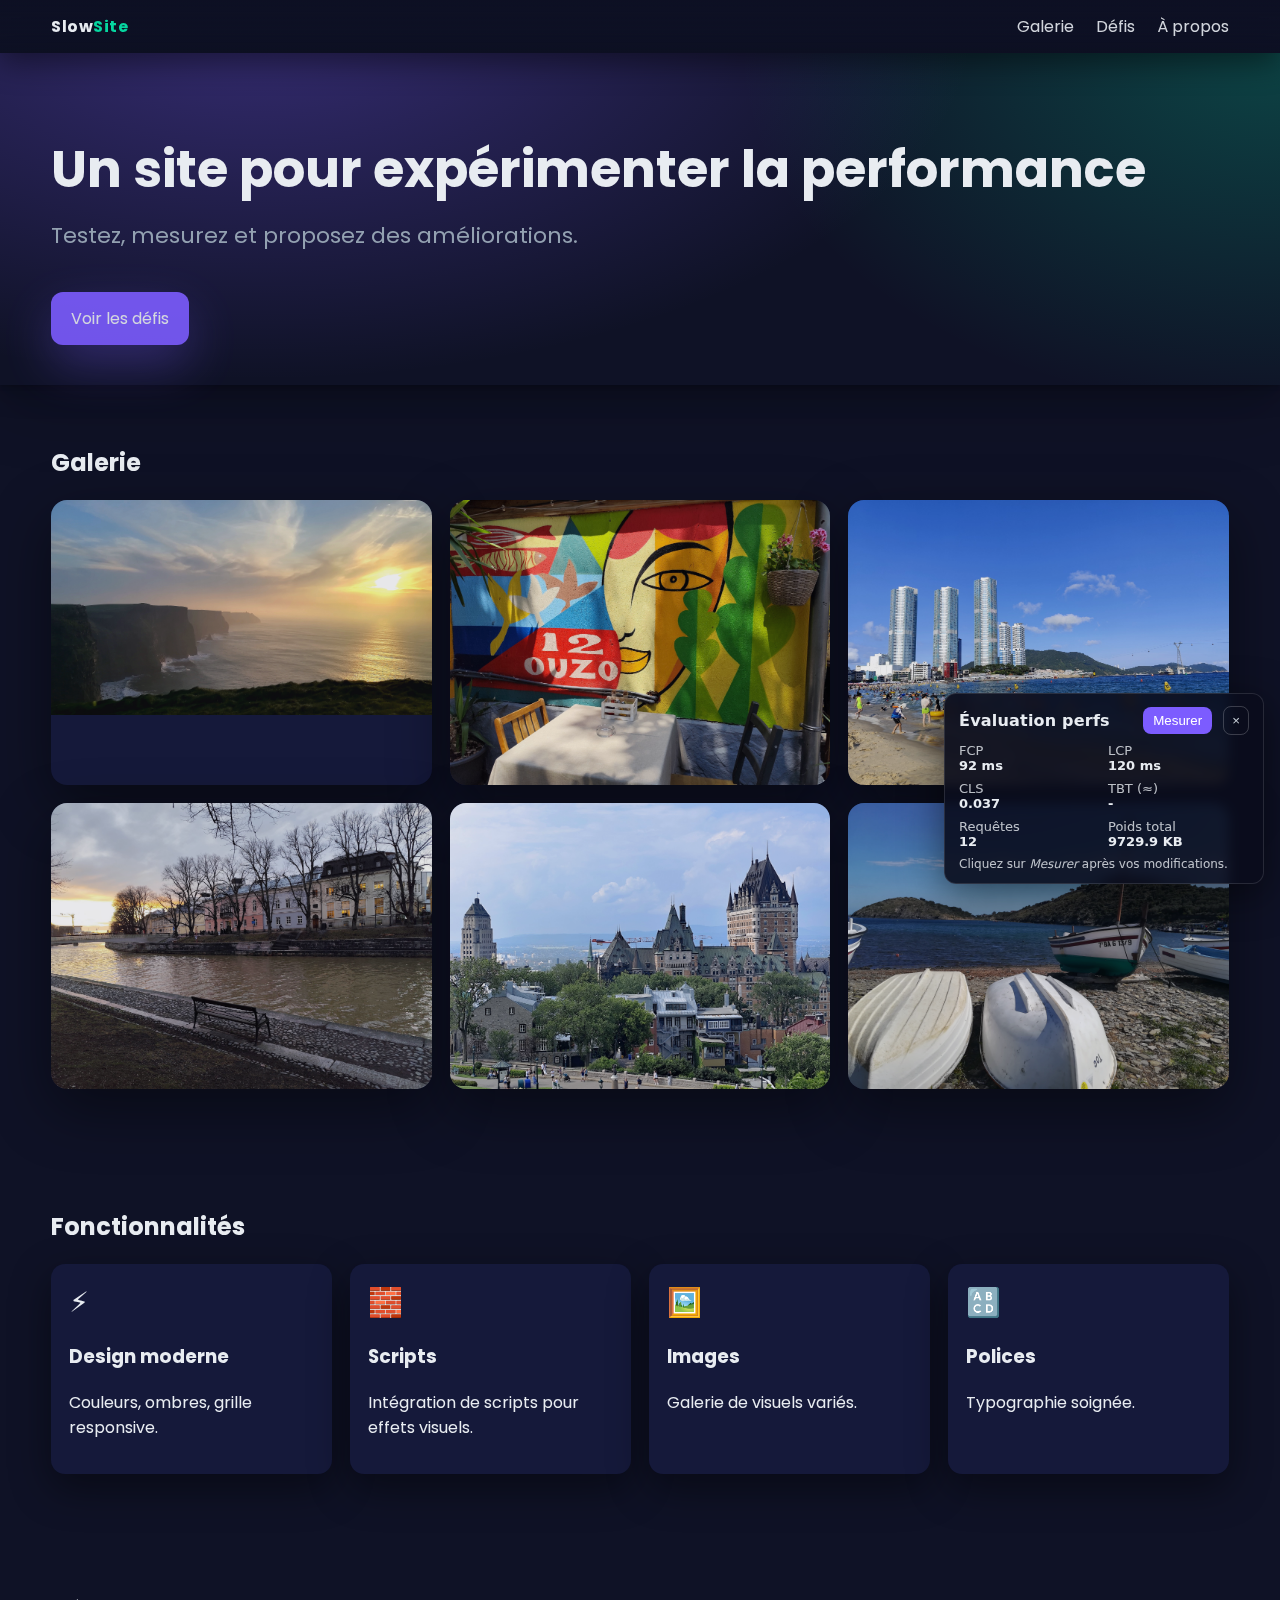
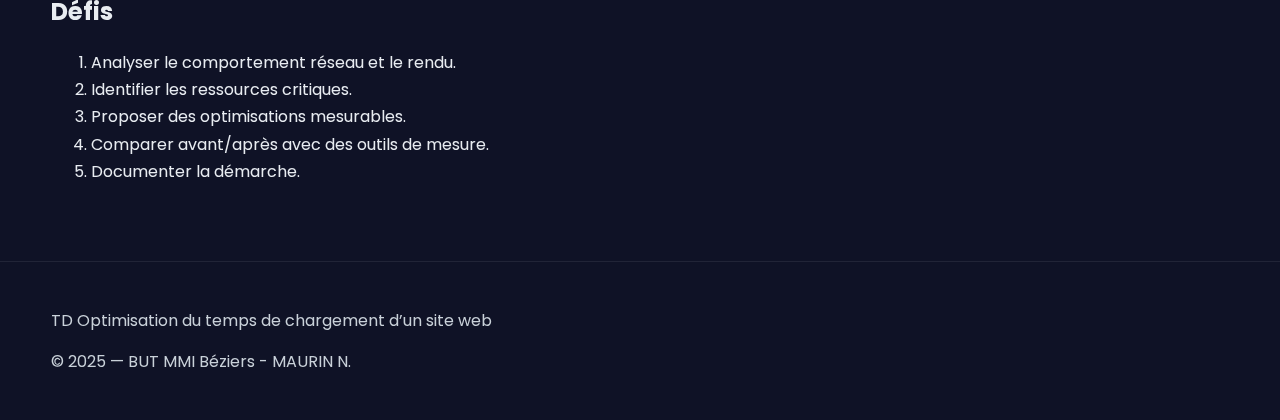
<file: index.html>
<!DOCTYPE html>
<html lang="fr">
  <head>
    <meta charset="utf-8" />
    <meta name="viewport" content="width=device-width, initial-scale=1" />
    <title>Site vitrine - Optimisé</title>
    <link rel="stylesheet" href="css/styles.css" />
    <script src="js/script.js" defer></script> 
    </head>
  <body>
    <div class="topbar">
      <div class="container nav">
        <div class="logo">Slow<span>Site</span></div>
        <div class="menu">
          <a href="#galerie">Galerie</a>
          <a href="#defis">Défis</a>
          <a href="#apropos">À propos</a>
        </div>
      </div>
    </div>

    <div class="hero">
      <div class="container hero-inner">
        <div class="hero-text">
          <h1>Un site pour expérimenter la performance</h1>
          <p>Testez, mesurez et proposez des améliorations.</p>
          <a class="cta" href="#defis">Voir les défis</a>
        </div>
      </div>
    </div>

    <div id="galerie" class="section gallery">
      <div class="container">
        <h2>Galerie</h2>
        <div class="grid">
          <div class="card">
            <a href="img1.html">
              <img src="img/img1.jpg" alt="Image 1" loading="lazy" decoding="async" width="600" height="400" />
            </a>
          </div>
          <div class="card">
            <a href="img2.html">
              <img src="img/img2.jpg" alt="Image 2" loading="lazy" decoding="async" width="600" height="400" />
            </a>
          </div>
          <div class="card">
            <a href="img3.html">
              <img src="img/img3.jpg" alt="Image 3" loading="lazy" decoding="async" width="600" height="400" />
            </a>
          </div>
          <div class="card">
            <a href="img4.html">
              <img src="img/img4.jpg" alt="Image 4" loading="lazy" decoding="async" width="600" height="400" />
            </a>
          </div>
          <div class="card">
            <a href="img5.html">
              <img src="img/img5.jpg" alt="Image 5" loading="lazy" decoding="async" width="600" height="400" />
            </a>
          </div>
          <div class="card">
            <a href="img6.html">
              <img src="img/img6.jpg" alt="Image 6" loading="lazy" decoding="async" width="600" height="400" />
            </a>
          </div>
        </div>
      </div>
    </div>

    <div id="apropos" class="section features">
      <div class="container">
        <h2>Fonctionnalités</h2>
        <div class="features-grid">
          <div class="feature">
            <div class="icon">⚡</div>
            <h3>Design moderne</h3>
            <p>Couleurs, ombres, grille responsive.</p>
          </div>
          <div class="feature">
            <div class="icon">🧱</div>
            <h3>Scripts</h3>
            <p>Intégration de scripts pour effets visuels.</p>
          </div>
          <div class="feature">
            <div class="icon">🖼️</div>
            <h3>Images</h3>
            <p>Galerie de visuels variés.</p>
          </div>
          <div class="feature">
            <div class="icon">🔠</div>
            <h3>Polices</h3>
            <p>Typographie soignée.</p>
          </div>
        </div>
      </div>
    </div>

    <div id="defis" class="section challenges">
      <div class="container">
        <h2>Défis</h2>
        <ol>
          <li>Analyser le comportement réseau et le rendu.</li>
          <li>Identifier les ressources critiques.</li>
          <li>Proposer des optimisations mesurables.</li>
          <li>Comparer avant/après avec des outils de mesure.</li>
          <li>Documenter la démarche.</li>
        </ol>
      </div>
    </div>

    <div class="footer">
      <div class="container">
        <p>TD Optimisation du temps de chargement d’un site web</p>
        <p>© 2025 — BUT MMI Béziers - MAURIN N.</p>
      </div>
    </div>
    <script src="js/metrics.js" defer></script>
  </body>
</html>
</file>
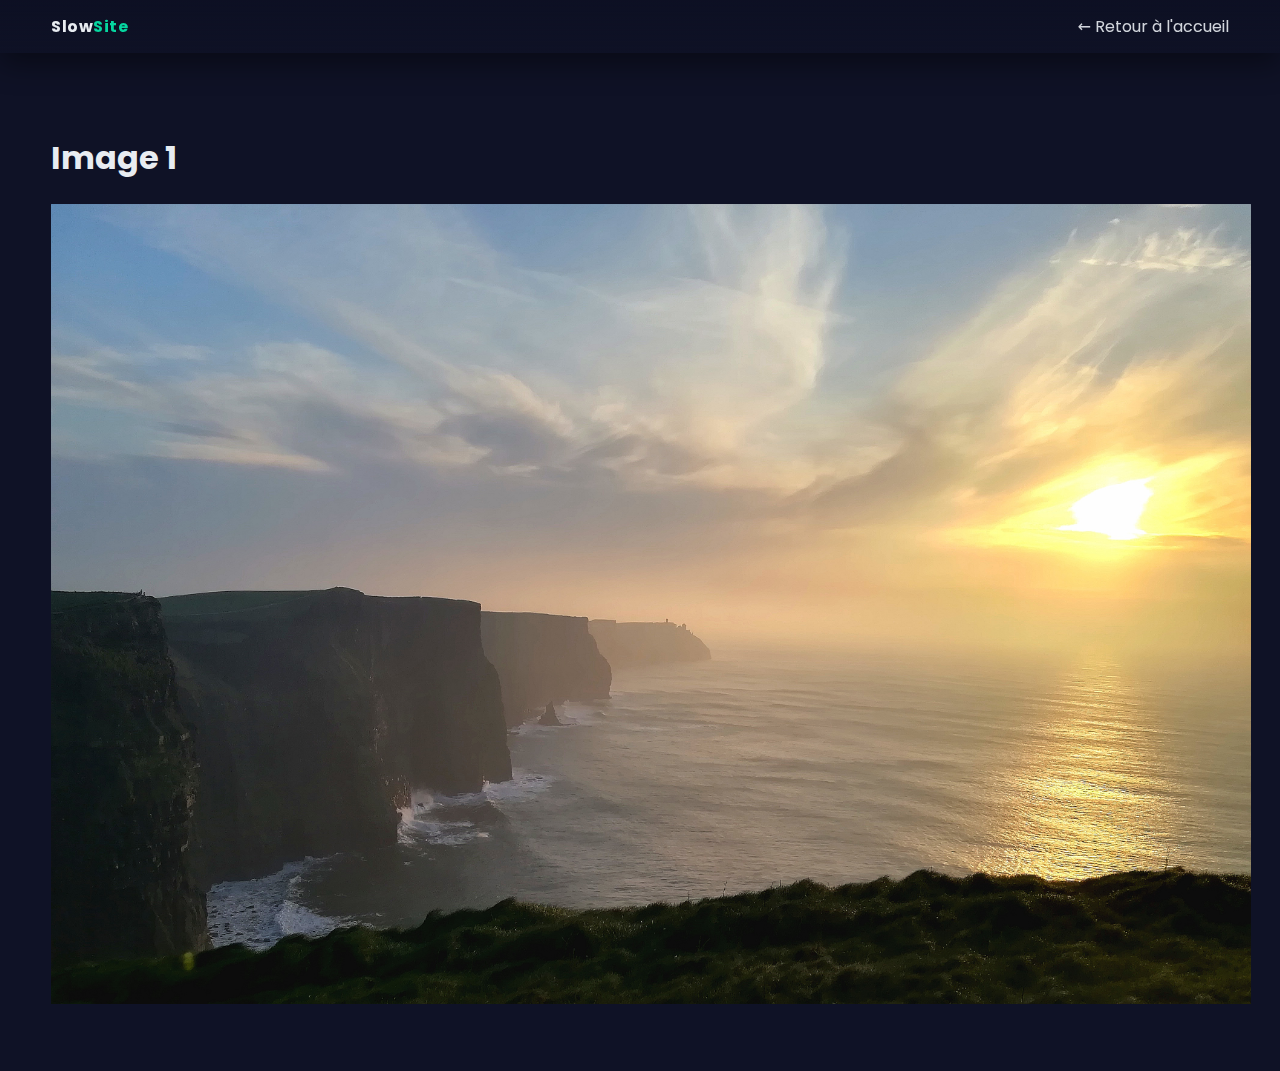
<file: img1.html>
<!DOCTYPE html>
<html lang="fr">
<head>
  <meta charset="utf-8" />
  <meta name="viewport" content="width=device-width, initial-scale=1" />
  <title>Image 1</title>
  <link rel="stylesheet" href="css/styles.css">
  <script src="js/script.js" defer></script>
</head>
<body>
  <div class="topbar"><div class="container nav"><div class="logo">Slow<span>Site</span></div><div class="menu"><a href="index.html">← Retour à l'accueil</a></div></div></div>
  <div class="section image-page"><div class="container">
    <h1>Image 1</h1>
    <div class="image-wrapper">
      <img src="img/img1.jpg" alt="Image 1" fetchpriority="high" width="1200" height="800">
    </div>
  </div></div>
</body>
</html>
</file>
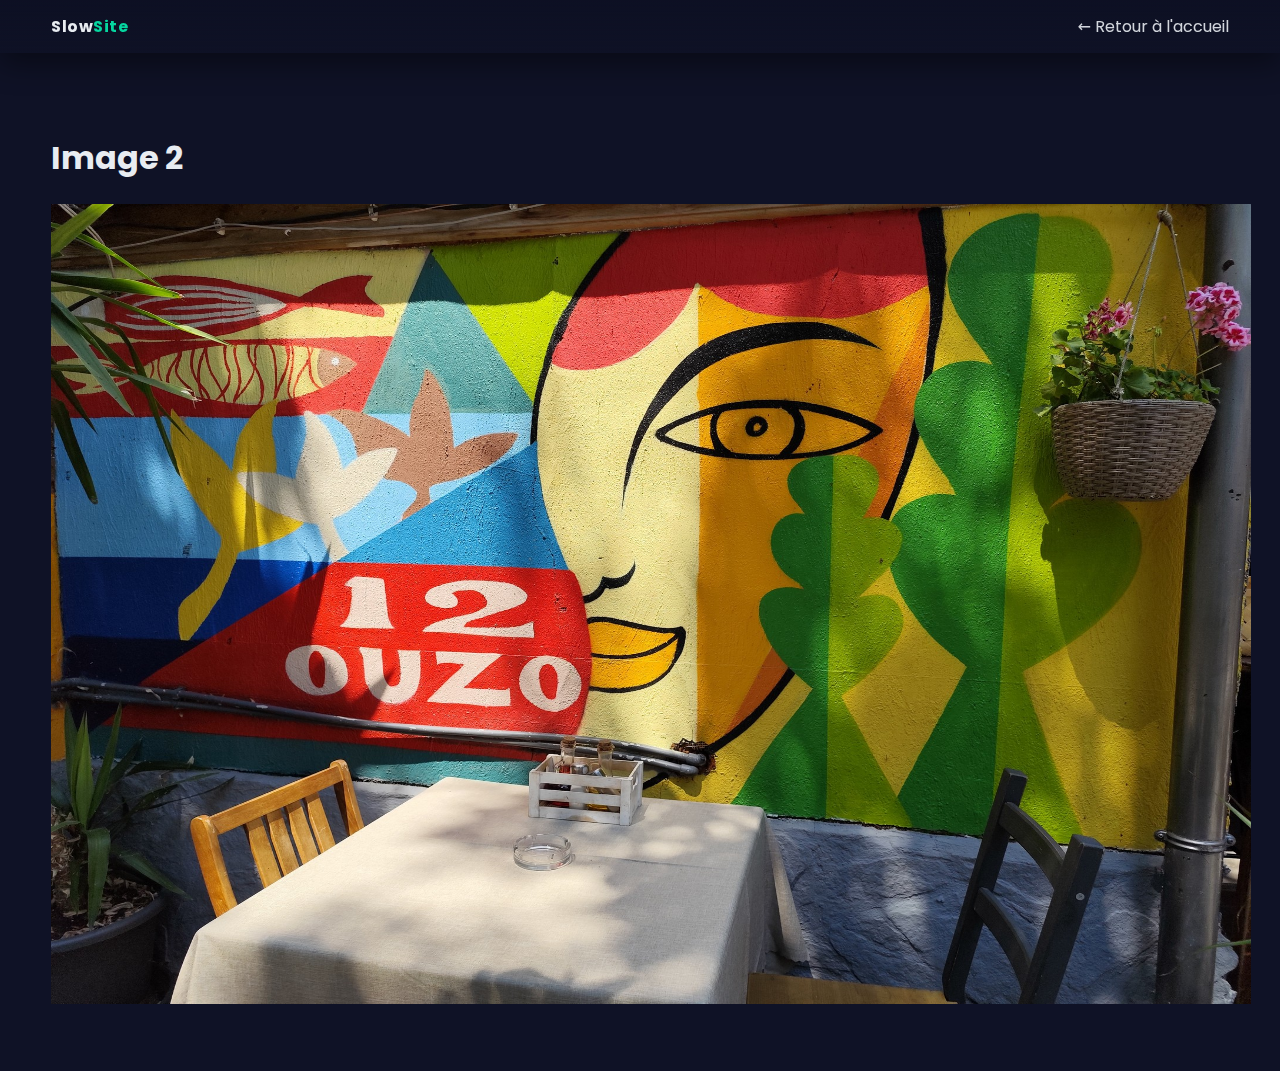
<file: img2.html>
<!DOCTYPE html>
<html lang="fr">
<head>
  <meta charset="utf-8" />
  <meta name="viewport" content="width=device-width, initial-scale=1" />
  <title>Image 2</title>
  <link rel="stylesheet" href="css/styles.css">
  <script src="js/script.js" defer></script>
</head>
<body>
  <div class="topbar"><div class="container nav"><div class="logo">Slow<span>Site</span></div><div class="menu"><a href="index.html">← Retour à l'accueil</a></div></div></div>
  <div class="section image-page"><div class="container">
    <h1>Image 2</h1>
    <div class="image-wrapper">
      <img src="img/img2.jpg" alt="Image 2" fetchpriority="high" width="1200" height="800">
    </div>
  </div></div>
</body>
</html>
</file>
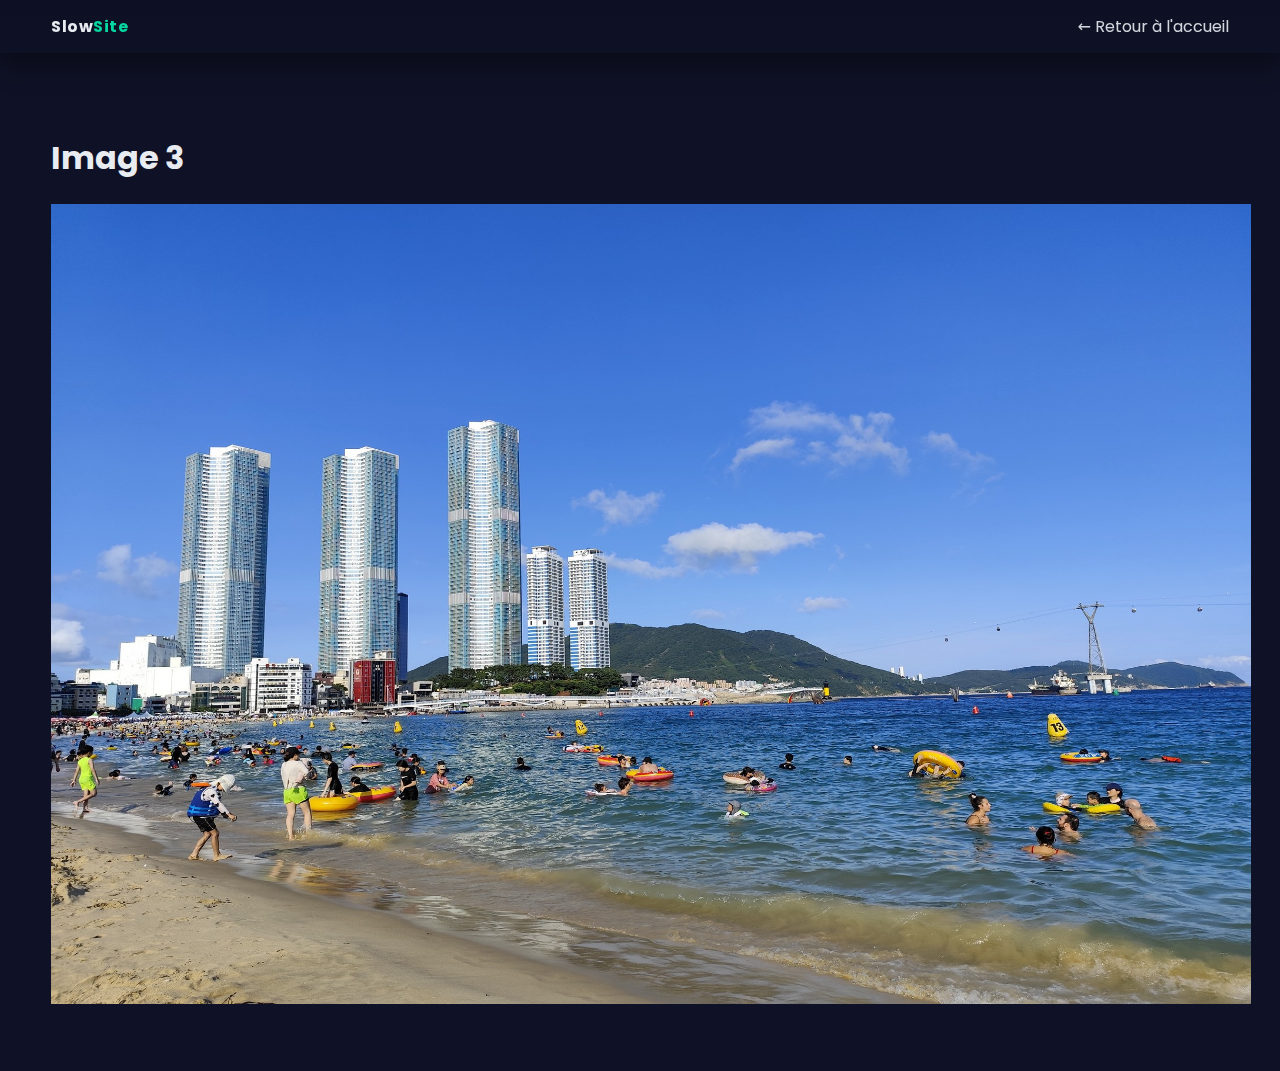
<file: img3.html>
<!DOCTYPE html>
<html lang="fr">
<head>
  <meta charset="utf-8" />
  <meta name="viewport" content="width=device-width, initial-scale=1" />
  <title>Image 3</title>
  <link rel="stylesheet" href="css/styles.css">
  <script src="js/script.js" defer></script>
</head>
<body>
  <div class="topbar"><div class="container nav"><div class="logo">Slow<span>Site</span></div><div class="menu"><a href="index.html">← Retour à l'accueil</a></div></div></div>
  <div class="section image-page"><div class="container">
    <h1>Image 3</h1>
    <div class="image-wrapper">
      <img src="img/img3.jpg" alt="Image 3" fetchpriority="high" width="1200" height="800">
    </div>
  </div></div>
</body>
</html>
</file>
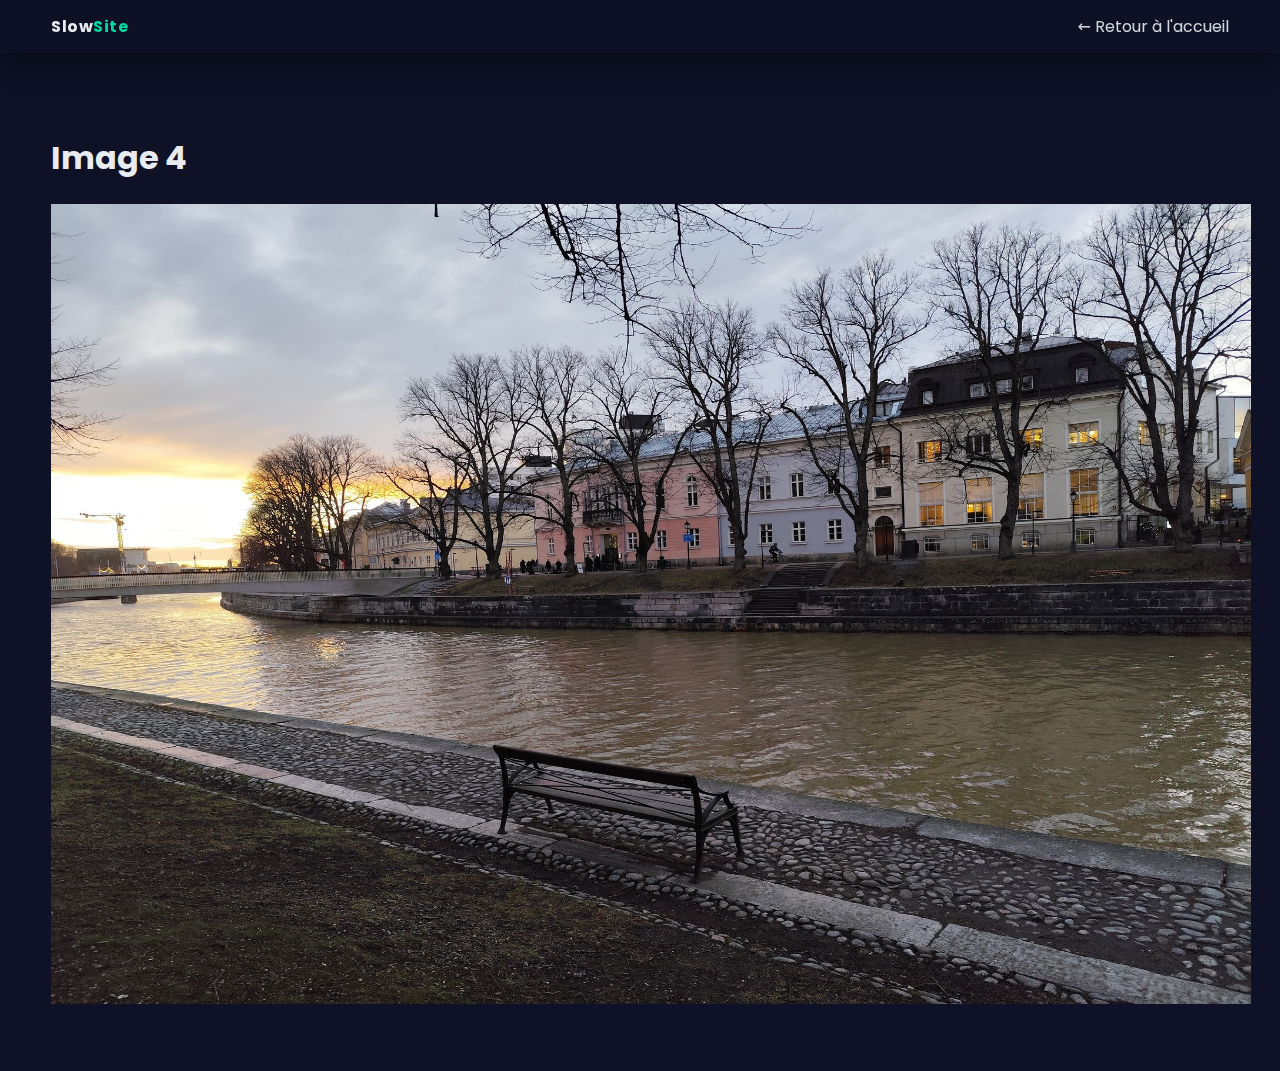
<file: img4.html>
<!DOCTYPE html>
<html lang="fr">
<head>
  <meta charset="utf-8" />
  <meta name="viewport" content="width=device-width, initial-scale=1" />
  <title>Image 4</title>
  <link rel="stylesheet" href="css/styles.css">
  <script src="js/script.js" defer></script>
</head>
<body>
  <div class="topbar"><div class="container nav"><div class="logo">Slow<span>Site</span></div><div class="menu"><a href="index.html">← Retour à l'accueil</a></div></div></div>
  <div class="section image-page"><div class="container">
    <h1>Image 4</h1>
    <div class="image-wrapper">
      <img src="img/img4.jpg" alt="Image 4" fetchpriority="high" width="1200" height="800">
    </div>
  </div></div>
</body>
</html>
</file>
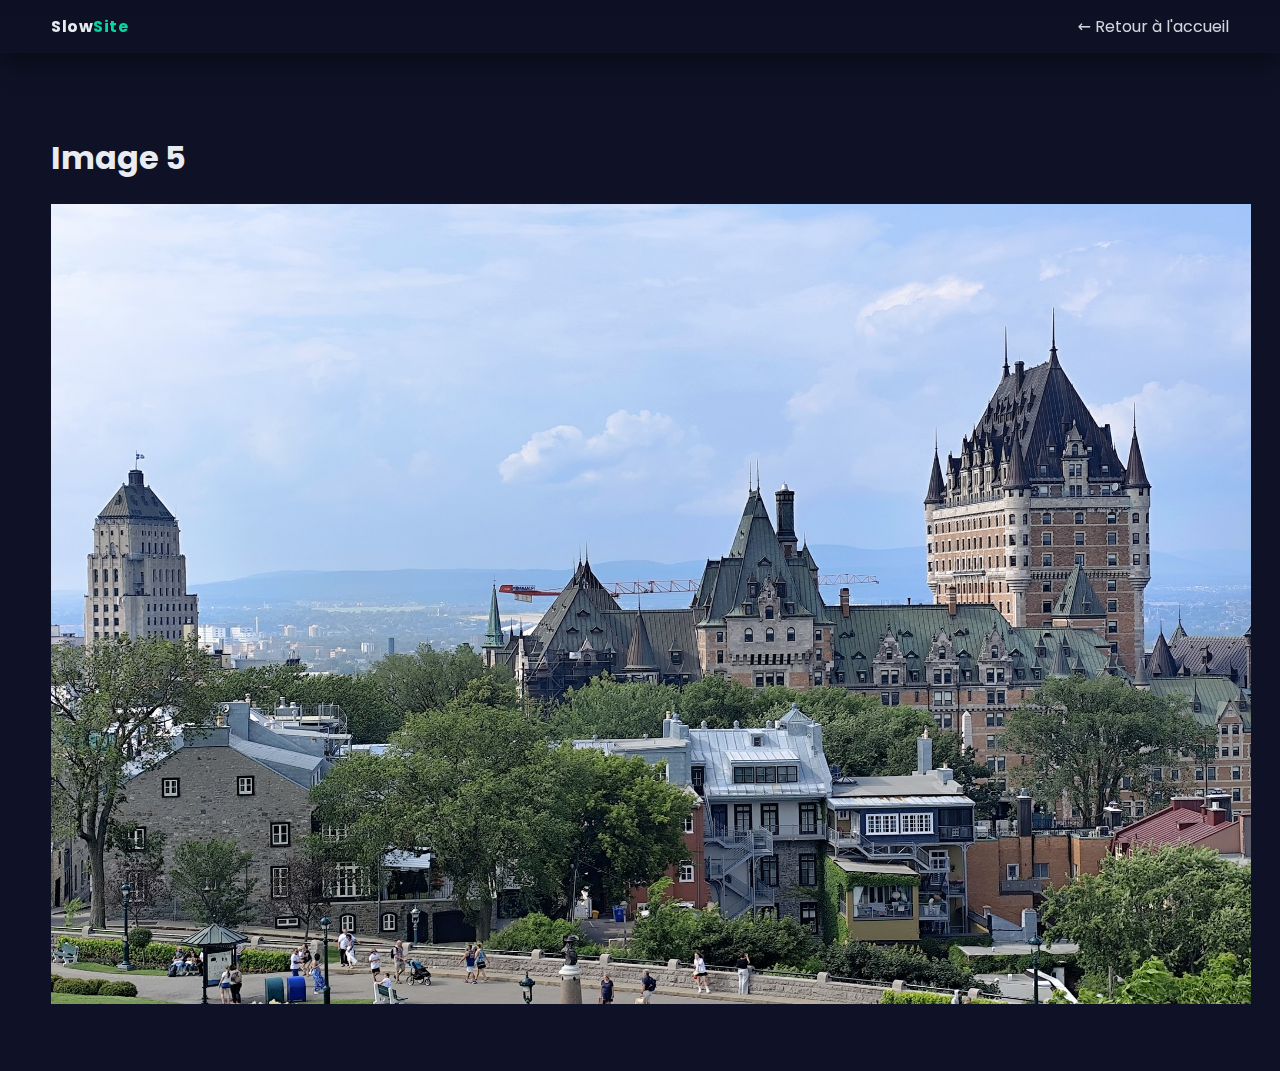
<file: img5.html>
<!DOCTYPE html>
<html lang="fr">
<head>
  <meta charset="utf-8" />
  <meta name="viewport" content="width=device-width, initial-scale=1" />
  <title>Image 5</title>
  <link rel="stylesheet" href="css/styles.css">
  <script src="js/script.js" defer></script>
</head>
<body>
  <div class="topbar"><div class="container nav"><div class="logo">Slow<span>Site</span></div><div class="menu"><a href="index.html">← Retour à l'accueil</a></div></div></div>
  <div class="section image-page"><div class="container">
    <h1>Image 5</h1>
    <div class="image-wrapper">
      <img src="img/img5.jpg" alt="Image 5" fetchpriority="high" width="1200" height="800">
    </div>
  </div></div>
</body>
</html>
</file>
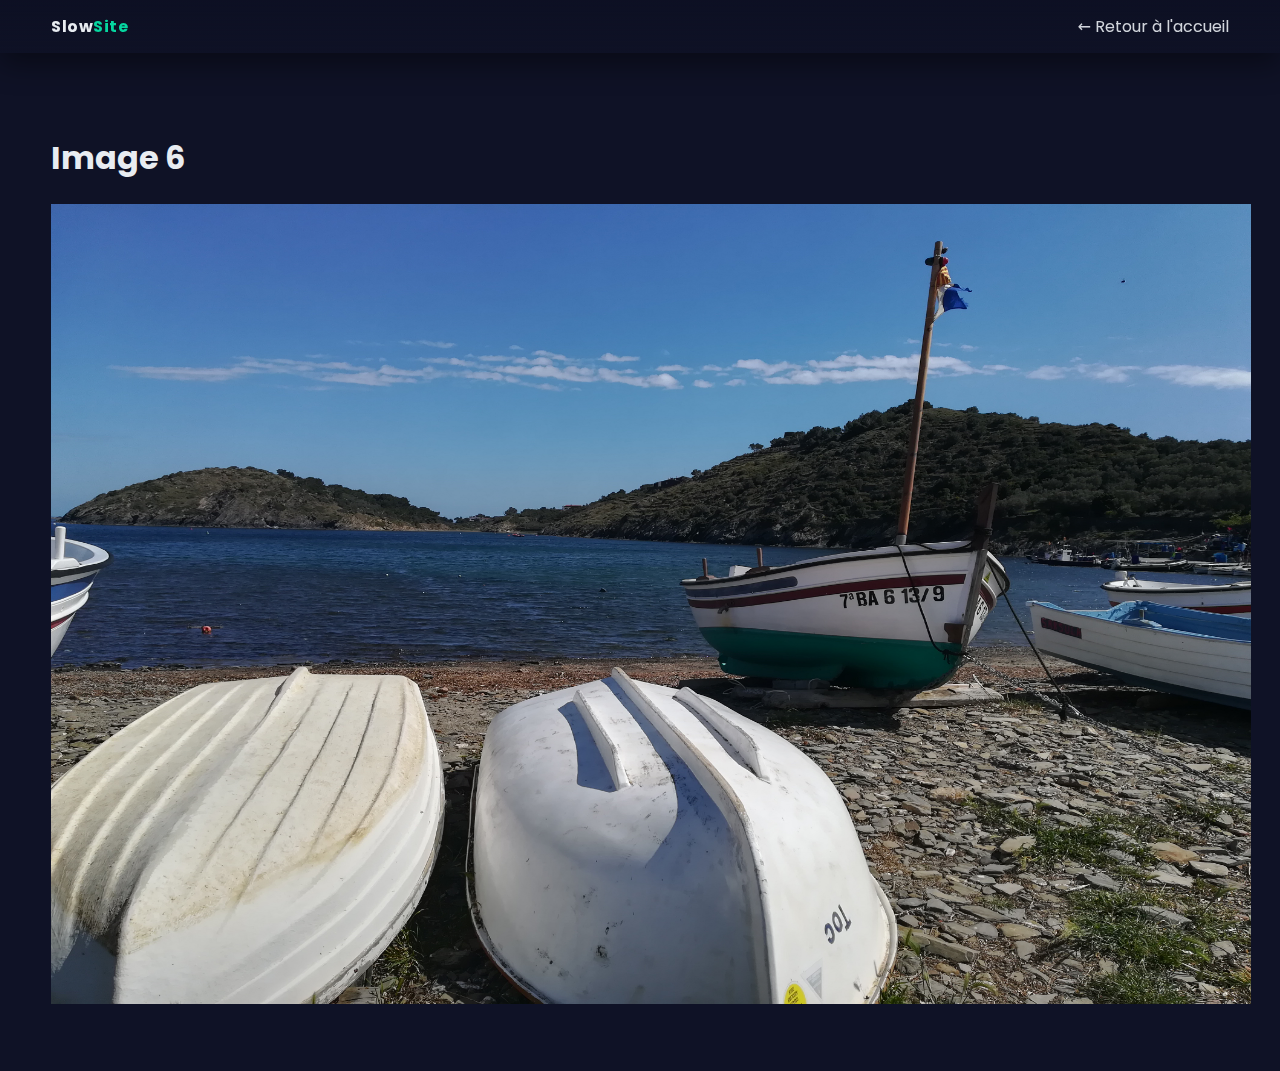
<file: img6.html>
<!DOCTYPE html>
<html lang="fr">
<head>
  <meta charset="utf-8" />
  <meta name="viewport" content="width=device-width, initial-scale=1" />
  <title>Image 6</title>
  <link rel="stylesheet" href="css/styles.css">
  <script src="js/script.js" defer></script>
</head>
<body>
  <div class="topbar"><div class="container nav"><div class="logo">Slow<span>Site</span></div><div class="menu"><a href="index.html">← Retour à l'accueil</a></div></div></div>
  <div class="section image-page"><div class="container">
    <h1>Image 6</h1>
    <div class="image-wrapper">
      <img src="img/img6.jpg" alt="Image 6" fetchpriority="high" width="1200" height="800">
    </div>
  </div></div>
</body>
</html>
</file>
<file: css/styles.css>
@import url('extra.css');
@import url('https://fonts.googleapis.com/css2?family=Poppins:wght@300;400;600&display=block');
:root{--bg:#0f1226;--fg:#E8ECF1;--muted:#93A1B1;--primary:#7C5CFF;--accent:#06D6A0;--card:#15193A;--shadow:rgba(0,0,0,0.45)}
*{box-sizing:border-box}
html,body{margin:0;padding:0;background:var(--bg);color:var(--fg);font-family:'Poppins',system-ui,Segoe UI,Roboto,Arial,sans-serif}
.container{width:min(1200px,92%);margin:0 auto}
a{color:var(--fg);text-decoration:none;opacity:.9}a:hover{opacity:1}
.topbar{position:sticky;top:0;backdrop-filter:blur(6px);background:linear-gradient(180deg,rgba(13,16,35,.8),rgba(13,16,35,.2));z-index:10;box-shadow:0 10px 30px var(--shadow)}
.nav{display:flex;align-items:center;justify-content:space-between;padding:14px 0}
.logo{font-weight:700;letter-spacing:.5px}.logo span{color:var(--accent)}.menu{display:flex;gap:22px}
.hero{padding:90px 0 40px;background:radial-gradient(1200px 600px at 20% -10%, rgba(124,92,255,.35), transparent 60%), radial-gradient(900px 600px at 100% 0%, rgba(6,214,160,.25), transparent 60%)}
.hero-inner{display:grid;grid-template-columns:1fr;gap:28px}
.hero h1{font-size:clamp(28px,4vw,56px);line-height:1.05;margin:0 0 10px}
.hero p{font-size:clamp(16px,1.8vw,22px);color:var(--muted)}
.highlight{color:var(--accent)}
.cta{display:inline-block;margin-top:18px;background:var(--primary);padding:14px 20px;border-radius:12px;box-shadow:0 20px 50px rgba(124,92,255,.35);transition:transform .2s ease, box-shadow .2s ease}
.cta:hover{transform:translateY(-2px);box-shadow:0 28px 60px rgba(124,92,255,.45)}
.section{padding:60px 0}.section h2{margin:0 0 20px}
.gallery .grid{display:grid;grid-template-columns:repeat(3,1fr);gap:18px}
.card{background:var(--card);border-radius:16px;overflow:hidden;box-shadow:0 20px 60px var(--shadow)}
.card img{display:block;width:100%;height:auto;opacity:0;transition:opacity .6s ease}
.card img.loaded{opacity:1}
.features-grid{display:grid;grid-template-columns:repeat(4,1fr);gap:18px}
.feature{background:var(--card);padding:18px;border-radius:14px;box-shadow:0 14px 40px var(--shadow)}
.feature .icon{font-size:28px}
.challenges ol{line-height:1.7}
.footer{padding:30px 0;border-top:1px solid rgba(255,255,255,.08);color:#c9d1d9}
.redundant-1{padding:1px;margin:1px;box-shadow:0 0 1px rgba(0,0,0,.1)}
@media (max-width:900px){.features-grid{grid-template-columns:repeat(2,1fr)}.gallery .grid{grid-template-columns:repeat(2,1fr)}}
@media (max-width:560px){.features-grid{grid-template-columns:1fr}.gallery .grid{grid-template-columns:1fr}}
</file>
